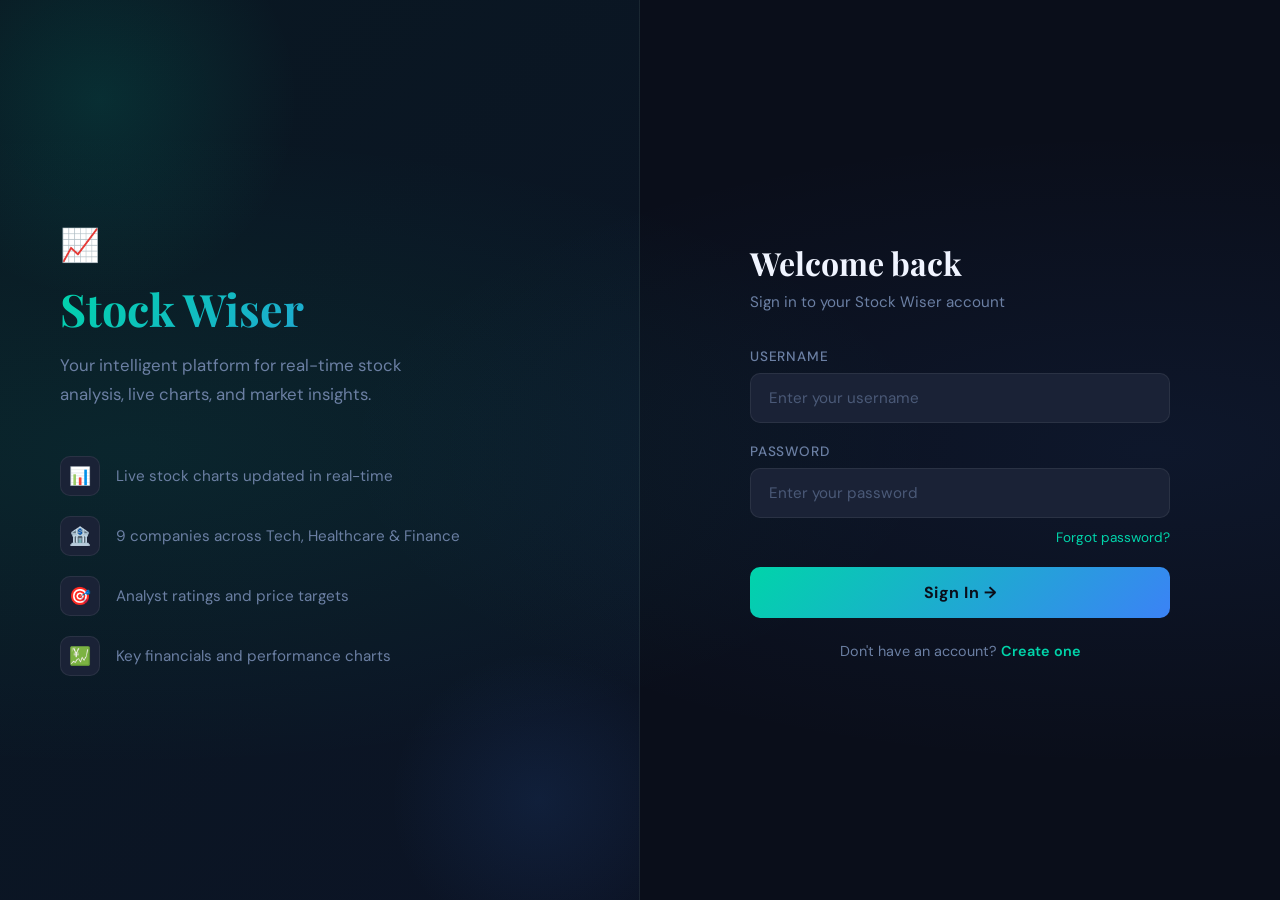
<file: login.html>
<!DOCTYPE html>
<html lang="en">
<head>
<meta charset="UTF-8">
<meta name="viewport" content="width=device-width, initial-scale=1.0">
<title>Stock Wiser — Sign In</title>
<link rel="preconnect" href="https://fonts.googleapis.com">
<link href="https://fonts.googleapis.com/css2?family=Playfair+Display:wght@600;700&family=DM+Sans:wght@300;400;500;600&display=swap" rel="stylesheet">
<style>
:root {
  --bg: #0a0e1a;
  --surface: #111827;
  --surface2: #1a2236;
  --border: rgba(255,255,255,0.07);
  --accent: #00d4aa;
  --accent2: #3b82f6;
  --text: #f0f4ff;
  --muted: #6b7fa3;
  --error: #ef4444;
}

* { margin: 0; padding: 0; box-sizing: border-box; }

body {
  font-family: 'DM Sans', sans-serif;
  background-color: var(--bg);
  color: var(--text);
  min-height: 100vh;
  display: grid;
  grid-template-columns: 1fr 1fr;
  background-image:
    radial-gradient(ellipse at 10% 50%, rgba(0,212,170,0.08) 0%, transparent 50%),
    radial-gradient(ellipse at 90% 50%, rgba(59,130,246,0.08) 0%, transparent 50%);
}

/* Left Panel */
.left-panel {
  display: flex;
  flex-direction: column;
  justify-content: center;
  padding: 60px;
  background: linear-gradient(135deg, rgba(0,212,170,0.05), rgba(59,130,246,0.05));
  border-right: 1px solid var(--border);
  position: relative;
  overflow: hidden;
}

.left-panel::before {
  content: '';
  position: absolute;
  width: 400px; height: 400px;
  border-radius: 50%;
  background: radial-gradient(circle, rgba(0,212,170,0.12), transparent 70%);
  top: -100px; left: -100px;
}

.left-panel::after {
  content: '';
  position: absolute;
  width: 300px; height: 300px;
  border-radius: 50%;
  background: radial-gradient(circle, rgba(59,130,246,0.1), transparent 70%);
  bottom: -50px; right: -50px;
}

.brand {
  position: relative;
  z-index: 1;
}

.brand-logo {
  font-size: 2rem;
  margin-bottom: 16px;
}

.brand h1 {
  font-family: 'Playfair Display', serif;
  font-size: 2.8rem;
  font-weight: 700;
  background: linear-gradient(135deg, var(--accent), var(--accent2));
  -webkit-background-clip: text;
  -webkit-text-fill-color: transparent;
  background-clip: text;
  line-height: 1.2;
  margin-bottom: 16px;
}

.brand p {
  color: var(--muted);
  font-size: 1.05rem;
  line-height: 1.7;
  max-width: 380px;
  margin-bottom: 48px;
}

.features {
  display: flex;
  flex-direction: column;
  gap: 20px;
}

.feature {
  display: flex;
  align-items: center;
  gap: 16px;
  color: var(--muted);
  font-size: 0.95rem;
}

.feature-icon {
  width: 40px; height: 40px;
  background: var(--surface2);
  border: 1px solid var(--border);
  border-radius: 10px;
  display: flex;
  align-items: center;
  justify-content: center;
  font-size: 1.1rem;
  flex-shrink: 0;
}

/* Right Panel */
.right-panel {
  display: flex;
  align-items: center;
  justify-content: center;
  padding: 60px 40px;
}

.auth-card {
  width: 100%;
  max-width: 420px;
}

.auth-card h2 {
  font-family: 'Playfair Display', serif;
  font-size: 2rem;
  font-weight: 700;
  margin-bottom: 8px;
  color: var(--text);
}

.auth-card .subtitle {
  color: var(--muted);
  font-size: 0.95rem;
  margin-bottom: 36px;
}

.form-group {
  margin-bottom: 20px;
}

.form-group label {
  display: block;
  font-size: 0.85rem;
  font-weight: 500;
  color: var(--muted);
  margin-bottom: 8px;
  text-transform: uppercase;
  letter-spacing: 0.8px;
}

.form-group input {
  width: 100%;
  padding: 14px 18px;
  background: var(--surface2);
  border: 1px solid var(--border);
  border-radius: 10px;
  color: var(--text);
  font-family: 'DM Sans', sans-serif;
  font-size: 0.95rem;
  outline: none;
  transition: border-color 0.2s, background 0.2s;
}

.form-group input:focus {
  border-color: var(--accent);
  background: rgba(0,212,170,0.04);
}

.form-group input::placeholder {
  color: rgba(107,127,163,0.6);
}

.forgot {
  text-align: right;
  margin-top: -12px;
  margin-bottom: 20px;
}

.forgot a {
  color: var(--accent);
  font-size: 0.85rem;
  text-decoration: none;
}

.forgot a:hover { opacity: 0.8; }

.btn-primary {
  width: 100%;
  padding: 15px;
  background: linear-gradient(135deg, var(--accent), var(--accent2));
  color: #0a0e1a;
  border: none;
  border-radius: 10px;
  font-family: 'DM Sans', sans-serif;
  font-size: 1rem;
  font-weight: 700;
  cursor: pointer;
  letter-spacing: 0.5px;
  transition: opacity 0.2s, transform 0.2s;
  margin-bottom: 24px;
}

.btn-primary:hover {
  opacity: 0.9;
  transform: translateY(-1px);
}

.divider {
  display: flex;
  align-items: center;
  gap: 16px;
  margin-bottom: 24px;
  color: var(--muted);
  font-size: 0.85rem;
}

.divider::before, .divider::after {
  content: '';
  flex: 1;
  height: 1px;
  background: var(--border);
}

.switch-auth {
  text-align: center;
  color: var(--muted);
  font-size: 0.9rem;
}

.switch-auth a {
  color: var(--accent);
  text-decoration: none;
  font-weight: 600;
}

.switch-auth a:hover { opacity: 0.8; }

.error-msg {
  background: rgba(239,68,68,0.1);
  border: 1px solid rgba(239,68,68,0.3);
  color: var(--error);
  padding: 12px 16px;
  border-radius: 8px;
  font-size: 0.85rem;
  margin-bottom: 20px;
  display: none;
}

@media (max-width: 768px) {
  body { grid-template-columns: 1fr; }
  .left-panel { display: none; }
  .right-panel { padding: 40px 24px; }
}
</style>
</head>
<body>

<div class="left-panel">
  <div class="brand">
    <div class="brand-logo">📈</div>
    <h1>Stock Wiser</h1>
    <p>Your intelligent platform for real-time stock analysis, live charts, and market insights.</p>
    <div class="features">
      <div class="feature">
        <div class="feature-icon">📊</div>
        <span>Live stock charts updated in real-time</span>
      </div>
      <div class="feature">
        <div class="feature-icon">🏦</div>
        <span>9 companies across Tech, Healthcare & Finance</span>
      </div>
      <div class="feature">
        <div class="feature-icon">🎯</div>
        <span>Analyst ratings and price targets</span>
      </div>
      <div class="feature">
        <div class="feature-icon">💹</div>
        <span>Key financials and performance charts</span>
      </div>
    </div>
  </div>
</div>

<div class="right-panel">
  <div class="auth-card">
    <h2>Welcome back</h2>
    <p class="subtitle">Sign in to your Stock Wiser account</p>

    <div class="error-msg" id="error-msg">Invalid username or password. Please try again.</div>

    <form id="loginForm">
      <div class="form-group">
        <label>Username</label>
        <input type="text" id="username" placeholder="Enter your username" required>
      </div>
      <div class="form-group">
        <label>Password</label>
        <input type="password" id="password" placeholder="Enter your password" required>
      </div>
      <div class="forgot"><a href="#">Forgot password?</a></div>
      <button type="submit" class="btn-primary">Sign In →</button>
    </form>

    <div class="switch-auth">
      Don't have an account? <a href="register.html">Create one</a>
    </div>
  </div>
</div>

<script>
document.getElementById('loginForm').onsubmit = function(e) {
  e.preventDefault();
  const username = document.getElementById('username').value.trim();
  const password = document.getElementById('password').value.trim();
  const errorMsg = document.getElementById('error-msg');

  if (username && password) {
    errorMsg.style.display = 'none';
    window.location.href = 'stock_category/stock_category.html';
  } else {
    errorMsg.style.display = 'block';
  }
};
</script>
</body>
</html>
</file>
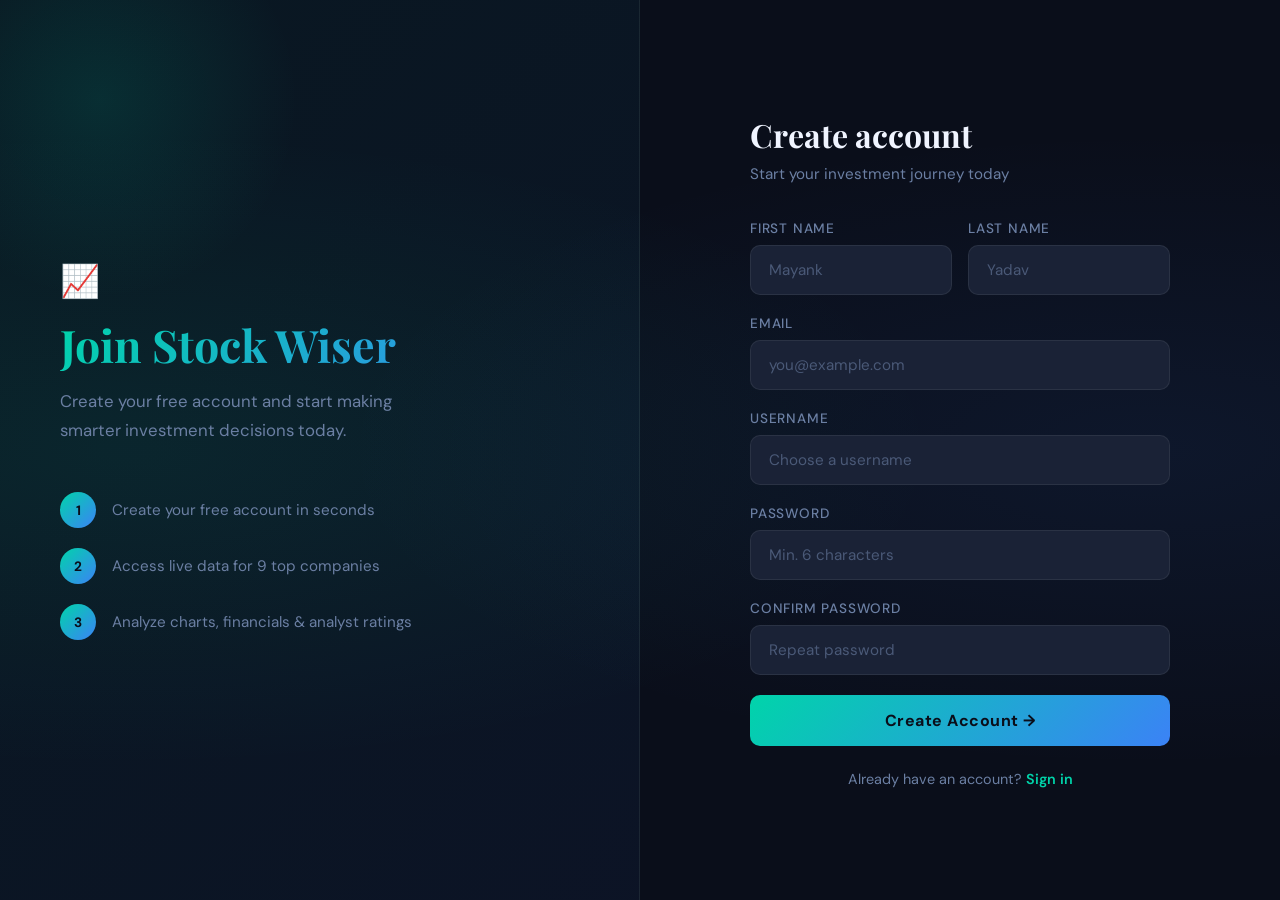
<file: Register.html>
<!DOCTYPE html>
<html lang="en">
<head>
<meta charset="UTF-8">
<meta name="viewport" content="width=device-width, initial-scale=1.0">
<title>Stock Wiser — Create Account</title>
<link rel="preconnect" href="https://fonts.googleapis.com">
<link href="https://fonts.googleapis.com/css2?family=Playfair+Display:wght@600;700&family=DM+Sans:wght@300;400;500;600&display=swap" rel="stylesheet">
<style>
:root {
  --bg: #0a0e1a;
  --surface: #111827;
  --surface2: #1a2236;
  --border: rgba(255,255,255,0.07);
  --accent: #00d4aa;
  --accent2: #3b82f6;
  --text: #f0f4ff;
  --muted: #6b7fa3;
  --error: #ef4444;
  --success: #10b981;
}

* { margin: 0; padding: 0; box-sizing: border-box; }

body {
  font-family: 'DM Sans', sans-serif;
  background-color: var(--bg);
  color: var(--text);
  min-height: 100vh;
  display: grid;
  grid-template-columns: 1fr 1fr;
  background-image:
    radial-gradient(ellipse at 10% 50%, rgba(0,212,170,0.08) 0%, transparent 50%),
    radial-gradient(ellipse at 90% 50%, rgba(59,130,246,0.08) 0%, transparent 50%);
}

.left-panel {
  display: flex;
  flex-direction: column;
  justify-content: center;
  padding: 60px;
  background: linear-gradient(135deg, rgba(0,212,170,0.05), rgba(59,130,246,0.05));
  border-right: 1px solid var(--border);
  position: relative;
  overflow: hidden;
}

.left-panel::before {
  content: '';
  position: absolute;
  width: 400px; height: 400px;
  border-radius: 50%;
  background: radial-gradient(circle, rgba(0,212,170,0.12), transparent 70%);
  top: -100px; left: -100px;
}

.brand { position: relative; z-index: 1; }

.brand-logo { font-size: 2rem; margin-bottom: 16px; }

.brand h1 {
  font-family: 'Playfair Display', serif;
  font-size: 2.8rem;
  font-weight: 700;
  background: linear-gradient(135deg, var(--accent), var(--accent2));
  -webkit-background-clip: text;
  -webkit-text-fill-color: transparent;
  background-clip: text;
  line-height: 1.2;
  margin-bottom: 16px;
}

.brand p {
  color: var(--muted);
  font-size: 1.05rem;
  line-height: 1.7;
  max-width: 380px;
  margin-bottom: 48px;
}

.steps {
  display: flex;
  flex-direction: column;
  gap: 20px;
}

.step {
  display: flex;
  align-items: center;
  gap: 16px;
  color: var(--muted);
  font-size: 0.95rem;
}

.step-num {
  width: 36px; height: 36px;
  background: linear-gradient(135deg, var(--accent), var(--accent2));
  border-radius: 50%;
  display: flex;
  align-items: center;
  justify-content: center;
  font-size: 0.85rem;
  font-weight: 700;
  color: #0a0e1a;
  flex-shrink: 0;
}

.right-panel {
  display: flex;
  align-items: center;
  justify-content: center;
  padding: 60px 40px;
  overflow-y: auto;
}

.auth-card {
  width: 100%;
  max-width: 420px;
}

.auth-card h2 {
  font-family: 'Playfair Display', serif;
  font-size: 2rem;
  font-weight: 700;
  margin-bottom: 8px;
}

.auth-card .subtitle {
  color: var(--muted);
  font-size: 0.95rem;
  margin-bottom: 36px;
}

.form-row {
  display: grid;
  grid-template-columns: 1fr 1fr;
  gap: 16px;
}

.form-group {
  margin-bottom: 20px;
}

.form-group label {
  display: block;
  font-size: 0.85rem;
  font-weight: 500;
  color: var(--muted);
  margin-bottom: 8px;
  text-transform: uppercase;
  letter-spacing: 0.8px;
}

.form-group input {
  width: 100%;
  padding: 14px 18px;
  background: var(--surface2);
  border: 1px solid var(--border);
  border-radius: 10px;
  color: var(--text);
  font-family: 'DM Sans', sans-serif;
  font-size: 0.95rem;
  outline: none;
  transition: border-color 0.2s, background 0.2s;
}

.form-group input:focus {
  border-color: var(--accent);
  background: rgba(0,212,170,0.04);
}

.form-group input::placeholder {
  color: rgba(107,127,163,0.6);
}

.form-group input.error {
  border-color: var(--error);
}

.field-error {
  color: var(--error);
  font-size: 0.8rem;
  margin-top: 6px;
  display: none;
}

.btn-primary {
  width: 100%;
  padding: 15px;
  background: linear-gradient(135deg, var(--accent), var(--accent2));
  color: #0a0e1a;
  border: none;
  border-radius: 10px;
  font-family: 'DM Sans', sans-serif;
  font-size: 1rem;
  font-weight: 700;
  cursor: pointer;
  letter-spacing: 0.5px;
  transition: opacity 0.2s, transform 0.2s;
  margin-bottom: 24px;
}

.btn-primary:hover {
  opacity: 0.9;
  transform: translateY(-1px);
}

.switch-auth {
  text-align: center;
  color: var(--muted);
  font-size: 0.9rem;
}

.switch-auth a {
  color: var(--accent);
  text-decoration: none;
  font-weight: 600;
}

.success-msg {
  background: rgba(16,185,129,0.1);
  border: 1px solid rgba(16,185,129,0.3);
  color: var(--success);
  padding: 12px 16px;
  border-radius: 8px;
  font-size: 0.85rem;
  margin-bottom: 20px;
  display: none;
}

@media (max-width: 768px) {
  body { grid-template-columns: 1fr; }
  .left-panel { display: none; }
  .right-panel { padding: 40px 24px; }
  .form-row { grid-template-columns: 1fr; }
}
</style>
</head>
<body>

<div class="left-panel">
  <div class="brand">
    <div class="brand-logo">📈</div>
    <h1>Join Stock Wiser</h1>
    <p>Create your free account and start making smarter investment decisions today.</p>
    <div class="steps">
      <div class="step">
        <div class="step-num">1</div>
        <span>Create your free account in seconds</span>
      </div>
      <div class="step">
        <div class="step-num">2</div>
        <span>Access live data for 9 top companies</span>
      </div>
      <div class="step">
        <div class="step-num">3</div>
        <span>Analyze charts, financials & analyst ratings</span>
      </div>
    </div>
  </div>
</div>

<div class="right-panel">
  <div class="auth-card">
    <h2>Create account</h2>
    <p class="subtitle">Start your investment journey today</p>

    <div class="success-msg" id="success-msg">Account created! Redirecting to login...</div>

    <form id="registerForm">
      <div class="form-row">
        <div class="form-group">
          <label>First Name</label>
          <input type="text" id="firstname" placeholder="Mayank" required>
          <div class="field-error" id="firstname-error">Required</div>
        </div>
        <div class="form-group">
          <label>Last Name</label>
          <input type="text" id="lastname" placeholder="Yadav" required>
        </div>
      </div>

      <div class="form-group">
        <label>Email</label>
        <input type="email" id="email" placeholder="you@example.com" required>
        <div class="field-error" id="email-error">Enter a valid email</div>
      </div>

      <div class="form-group">
        <label>Username</label>
        <input type="text" id="username" placeholder="Choose a username" required>
        <div class="field-error" id="username-error">Username required</div>
      </div>

      <div class="form-group">
        <label>Password</label>
        <input type="password" id="password" placeholder="Min. 6 characters" required>
        <div class="field-error" id="password-error">Password must be at least 6 characters</div>
      </div>

      <div class="form-group">
        <label>Confirm Password</label>
        <input type="password" id="confirm-password" placeholder="Repeat password" required>
        <div class="field-error" id="confirm-error">Passwords do not match</div>
      </div>

      <button type="submit" class="btn-primary">Create Account →</button>
    </form>

    <div class="switch-auth">
      Already have an account? <a href="login.html">Sign in</a>
    </div>
  </div>
</div>

<script>
document.getElementById('registerForm').onsubmit = function(e) {
  e.preventDefault();
  let valid = true;

  const password = document.getElementById('password').value;
  const confirm = document.getElementById('confirm-password').value;
  const email = document.getElementById('email').value;

  // Reset errors
  document.querySelectorAll('.field-error').forEach(el => el.style.display = 'none');
  document.querySelectorAll('input').forEach(el => el.classList.remove('error'));

  if (password.length < 6) {
    document.getElementById('password-error').style.display = 'block';
    document.getElementById('password').classList.add('error');
    valid = false;
  }

  if (password !== confirm) {
    document.getElementById('confirm-error').style.display = 'block';
    document.getElementById('confirm-password').classList.add('error');
    valid = false;
  }

  if (!email.includes('@')) {
    document.getElementById('email-error').style.display = 'block';
    document.getElementById('email').classList.add('error');
    valid = false;
  }

  if (valid) {
    document.getElementById('success-msg').style.display = 'block';
    setTimeout(() => { window.location.href = 'login.html'; }, 2000);
  }
};
</script>
</body>
</html>
</file>
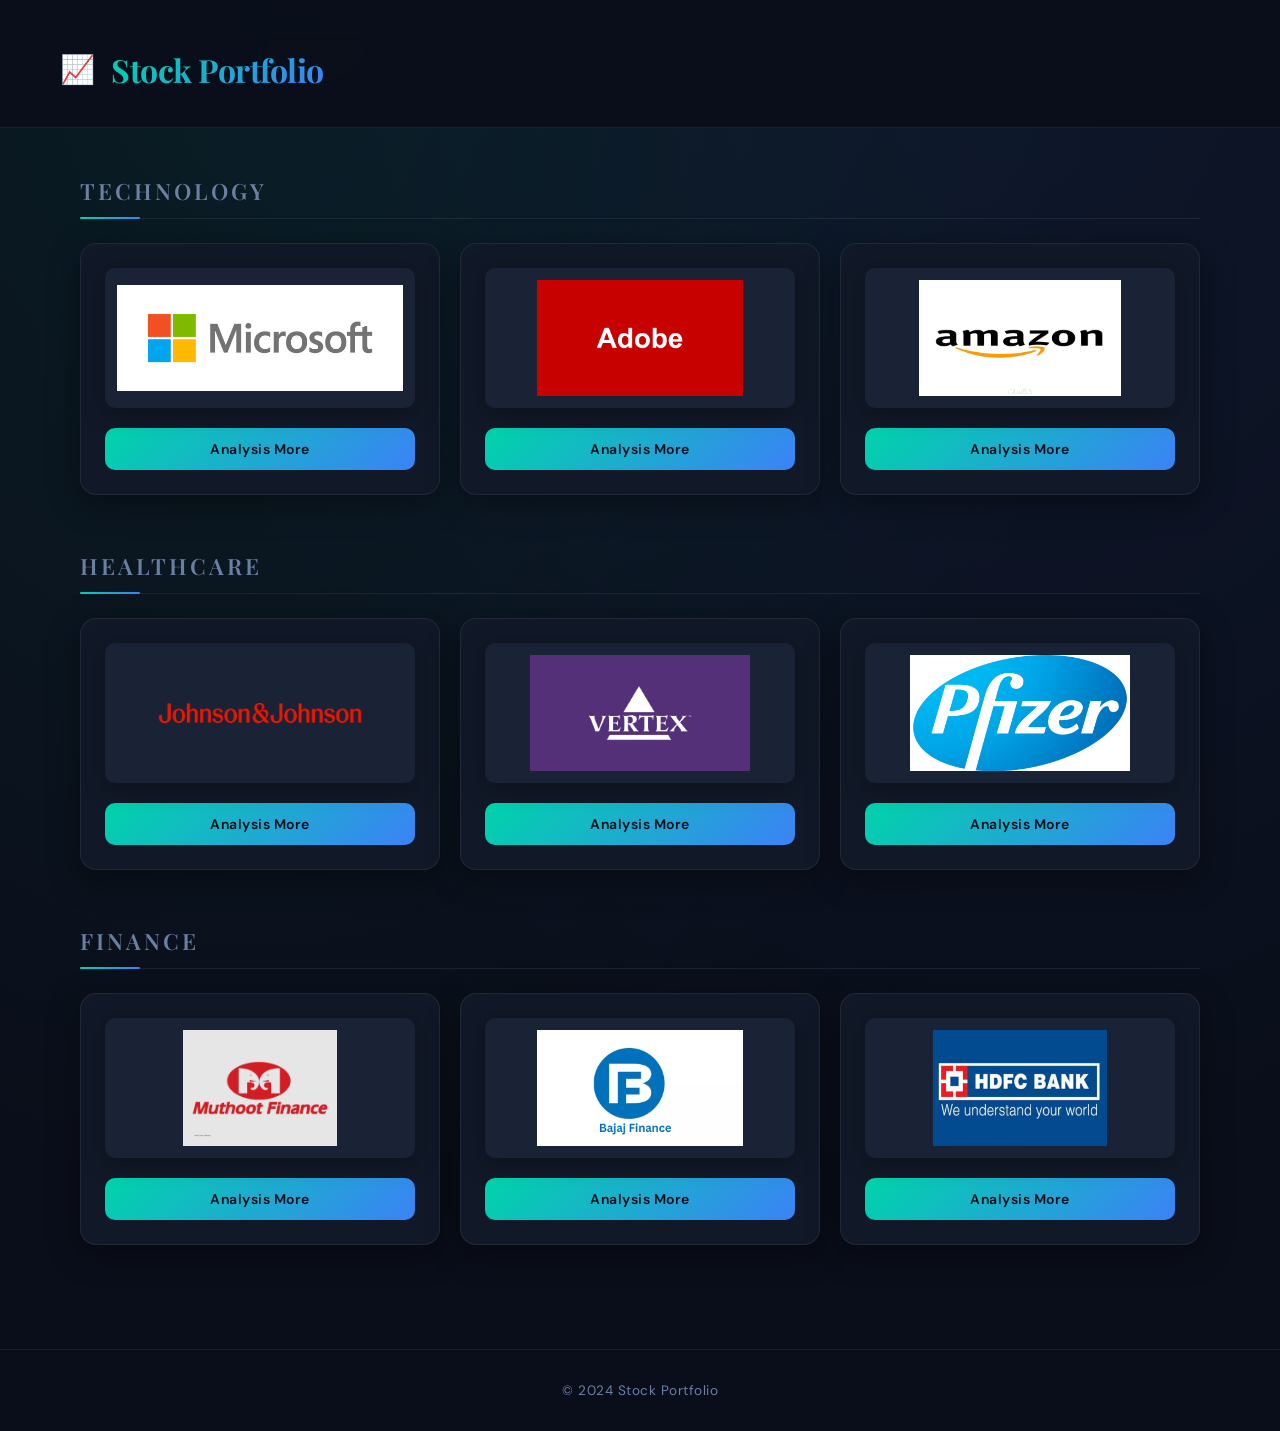
<file: stock_category/stock_category.html>
<!DOCTYPE html>
<html lang="en">
<head>
    <meta charset="UTF-8">
    <meta name="viewport" content="width=device-width, initial-scale=1.0">
    <title>Stock Portfolio</title>
    <link rel="stylesheet" href="styles_category.css">
</head>
<body>
    <header>
        <h1>Stock Portfolio</h1>
    </header>
    <main>
        <section class="category">
            <h2>Technology</h2>
            <div class="stocks">
                <div class="stock">
                    <img src="images2/tech1.jpg" alt="Tech Stock 1">
                    <button > <a href = "stock/microsoft/index.html">Analysis More </a></button>
                    
                </div>
                <div class="stock">
                    <img src="images2/tech2.jpg" alt="Tech Stock 2">
                    <button > <a href = "stock/adobe/index.html">Analysis More </a></button>
                    
                    
                </div>
                <div class="stock">
                    <img src="images2/tech3.jpg" alt="Tech Stock 3">
                    <button > <a href = "stock/amazon/index.html">Analysis More </a></button>
                    
                </div>
            </div>
        </section>

        <section class="category">
            <h2>Healthcare</h2>
            <div class="stocks">
                <div class="stock">
                    <img src="images2/health1.jpg" alt="Health Stock 1">
                    <button > <a href = "stock/johnson/index.html">Analysis More </a></button>
                    
                </div>
                <div class="stock">
                    <img src="images2/health2.jpg" alt="Health Stock 2">
                    <button > <a href = "stock/vertex/index.html">Analysis More </a></button>
                    
                </div>
                <div class="stock">
                    <img src="images2/health3.jpg" alt="Health Stock 3">
                    <button > <a href = "stock/pfizer/index.html">Analysis More </a></button>
                    
                </div>
            </div>
        </section>

        <section class="category">
            <h2>Finance</h2>
            <div class="stocks">
                <div class="stock">
                    <img src="images2/finance1.jpg" alt="Finance Stock 1">
                    <button > <a href = "stock/muthoot/index.html">Analysis More </a></button>
                    
                </div>
                <div class="stock">
                    <img src="images2/finance2.jpg" alt="Finance Stock 2">
                    <button > <a href = "stock/bajaj/index.html">Analysis More </a></button>
                    
                </div>
                <div class="stock">
                    <img src="images2/finance3.jpg" alt="Finance Stock 3">
                    <button > <a href = "stock/HDFC/index.html">Analysis More </a></button>
                    
                </div>
            </div>
        </section>
    </main>
    <footer>
        <p>&copy; 2024 Stock Portfolio</p>
    </footer>
</body>
</html>
</file>
<file: stock_category/styles_category.css>
@import url('https://fonts.googleapis.com/css2?family=Playfair+Display:wght@600;700&family=DM+Sans:wght@300;400;500&display=swap');

:root {
  --bg: #0a0e1a;
  --surface: #111827;
  --surface2: #1a2236;
  --border: rgba(255,255,255,0.07);
  --accent: #00d4aa;
  --accent2: #3b82f6;
  --text: #f0f4ff;
  --muted: #6b7fa3;
  --card-shadow: 0 8px 32px rgba(0,0,0,0.4);
}

* { margin: 0; padding: 0; box-sizing: border-box; }

body {
  font-family: 'DM Sans', sans-serif;
  background-color: var(--bg);
  color: var(--text);
  min-height: 100vh;
  background-image:
    radial-gradient(ellipse at 20% 0%, rgba(0,212,170,0.08) 0%, transparent 60%),
    radial-gradient(ellipse at 80% 0%, rgba(59,130,246,0.08) 0%, transparent 60%);
}

header {
  padding: 48px 60px 36px;
  border-bottom: 1px solid var(--border);
  background: rgba(10,14,26,0.9);
  backdrop-filter: blur(20px);
  position: sticky;
  top: 0;
  z-index: 100;
  display: flex;
  align-items: center;
  gap: 16px;
}

header::before {
  content: '📈';
  font-size: 28px;
}

header h1 {
  font-family: 'Playfair Display', serif;
  font-size: 2rem;
  font-weight: 700;
  background: linear-gradient(135deg, var(--accent), var(--accent2));
  -webkit-background-clip: text;
  -webkit-text-fill-color: transparent;
  background-clip: text;
  letter-spacing: -0.5px;
}

main {
  max-width: 1200px;
  margin: 0 auto;
  padding: 48px 40px;
}

.category {
  margin-bottom: 56px;
}

.category h2 {
  font-family: 'Playfair Display', serif;
  font-size: 1.4rem;
  font-weight: 600;
  color: var(--muted);
  text-transform: uppercase;
  letter-spacing: 3px;
  margin-bottom: 24px;
  padding-bottom: 12px;
  border-bottom: 1px solid var(--border);
  position: relative;
}

.category h2::after {
  content: '';
  position: absolute;
  bottom: -1px;
  left: 0;
  width: 60px;
  height: 2px;
  background: linear-gradient(90deg, var(--accent), var(--accent2));
  border-radius: 2px;
}

.stocks {
  display: grid;
  grid-template-columns: repeat(3, 1fr);
  gap: 20px;
}

.stock {
  background: var(--surface);
  border: 1px solid var(--border);
  border-radius: 16px;
  padding: 24px;
  display: flex;
  flex-direction: column;
  align-items: center;
  justify-content: space-between;
  gap: 20px;
  transition: transform 0.3s ease, border-color 0.3s ease, box-shadow 0.3s ease;
  box-shadow: var(--card-shadow);
  position: relative;
  overflow: hidden;
}

.stock::before {
  content: '';
  position: absolute;
  top: 0; left: 0; right: 0;
  height: 2px;
  background: linear-gradient(90deg, var(--accent), var(--accent2));
  opacity: 0;
  transition: opacity 0.3s ease;
}

.stock:hover {
  transform: translateY(-6px);
  border-color: rgba(0,212,170,0.3);
  box-shadow: 0 20px 48px rgba(0,0,0,0.5), 0 0 0 1px rgba(0,212,170,0.1);
}

.stock:hover::before {
  opacity: 1;
}

.stock img {
  width: 100%;
  height: 140px;
  object-fit: contain;
  border-radius: 10px;
  background: var(--surface2);
  padding: 12px;
  filter: drop-shadow(0 4px 12px rgba(0,0,0,0.3));
  transition: transform 0.3s ease;
}

.stock:hover img {
  transform: scale(1.04);
}

.stock button {
  width: 100%;
  padding: 12px 20px;
  background: linear-gradient(135deg, var(--accent), var(--accent2));
  color: #0a0e1a;
  border: none;
  border-radius: 10px;
  font-family: 'DM Sans', sans-serif;
  font-size: 0.875rem;
  font-weight: 600;
  cursor: pointer;
  letter-spacing: 0.5px;
  transition: opacity 0.2s ease, transform 0.2s ease;
}

.stock button:hover {
  opacity: 0.9;
  transform: scale(1.02);
}

.stock button a {
  color: inherit;
  text-decoration: none;
  display: block;
  width: 100%;
}

footer {
  text-align: center;
  padding: 32px;
  border-top: 1px solid var(--border);
  color: var(--muted);
  font-size: 0.85rem;
  letter-spacing: 0.5px;
}

@media (max-width: 768px) {
  .stocks { grid-template-columns: repeat(2, 1fr); }
  header { padding: 24px 20px; }
  main { padding: 32px 20px; }
}

@media (max-width: 480px) {
  .stocks { grid-template-columns: 1fr; }
}
</file>
